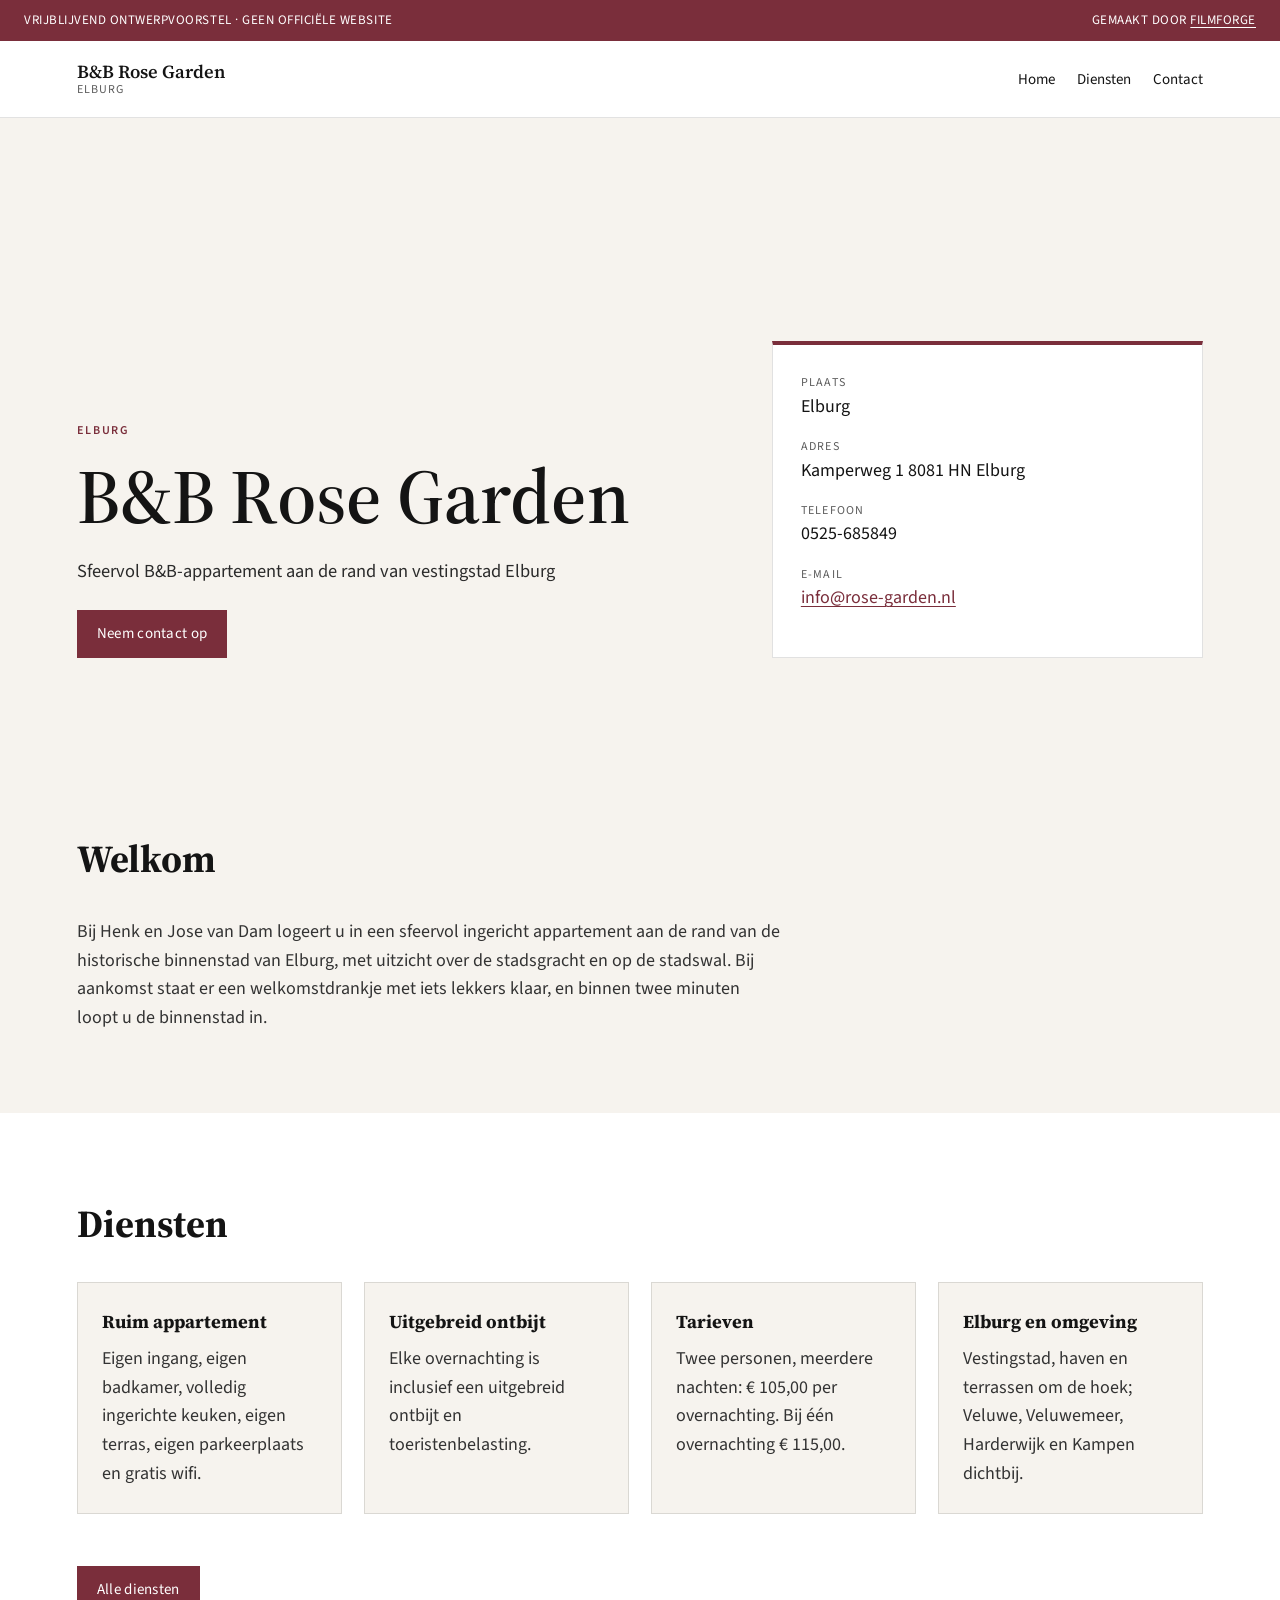
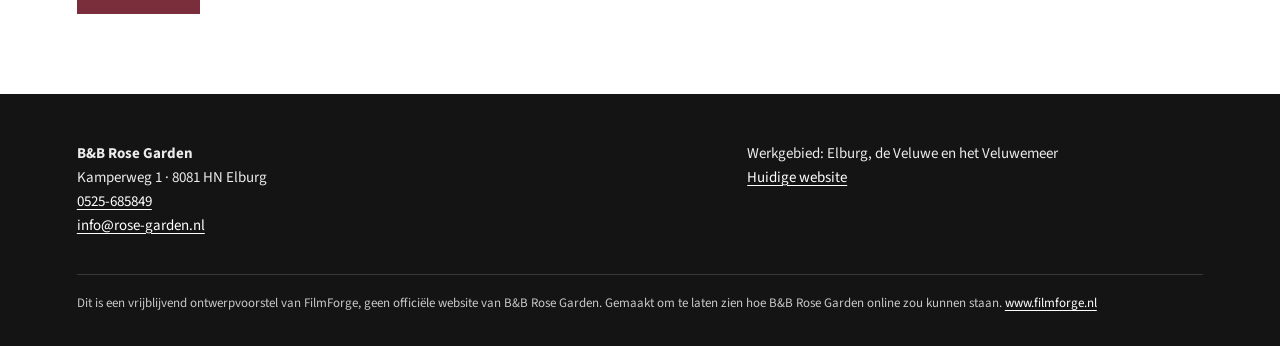
<file: index.html>
<!doctype html>
<html lang="nl">
<head>
<meta charset="utf-8">
<meta name="viewport" content="width=device-width, initial-scale=1">
<meta name="robots" content="noindex,nofollow">
<title>B&amp;B Rose Garden · Elburg</title>
<meta name="description" content="B&amp;B Rose Garden in Elburg — vrijblijvend ontwerpvoorstel van FilmForge.">
<link rel="preconnect" href="https://fonts.googleapis.com">
<link rel="preconnect" href="https://fonts.gstatic.com" crossorigin>
<link href="https://fonts.googleapis.com/css2?family=Source+Sans+3:wght@400;600&family=Source+Serif+4:opsz,wght@8..60,500;8..60,600&display=swap" rel="stylesheet">
<link rel="stylesheet" href="style.css">
</head>
<body>
<div class="ff-banner">
  <span>Vrijblijvend ontwerpvoorstel · geen officiële website</span>
  <span>Gemaakt door <a href="https://www.filmforge.nl" rel="noopener">FilmForge</a></span>
</div>
<header class="nav">
  <a class="brand" href="index.html">B&amp;B Rose Garden<small>Elburg</small></a>
  <nav>
    <ul>
      <li><a href="index.html" aria-current="page">Home</a></li>
      <li><a href="diensten.html">Diensten</a></li>
      <li><a href="contact.html">Contact</a></li>
    </ul>
  </nav>
</header>

<section class="hero">
  <div>
    <p class="eyebrow">Elburg</p>
    <h1>B&amp;B Rose Garden</h1>
    <p class="lede">Sfeervol B&amp;B-appartement aan de rand van vestingstad Elburg</p>
    <a class="cta" href="contact.html">Neem contact op</a>
  </div>
  
    <aside class="hero-aside">
      <dl>
        <dt>Plaats</dt><dd>Elburg</dd>
        <dt>Adres</dt><dd>Kamperweg 1 8081 HN Elburg</dd>
        <dt>Telefoon</dt><dd>0525-685849</dd>
        <dt>E-mail</dt><dd><a href="mailto:info@rose-garden.nl">info@rose-garden.nl</a></dd>
      </dl>
    </aside>
</section>
<section class="section">
  <div class="prose">
    <h2>Welkom</h2>
    <p>Bij Henk en Jose van Dam logeert u in een sfeervol ingericht appartement aan de rand van de historische binnenstad van Elburg, met uitzicht over de stadsgracht en op de stadswal. Bij aankomst staat er een welkomstdrankje met iets lekkers klaar, en binnen twee minuten loopt u de binnenstad in.</p>
  </div>
</section>
<section class="section alt">
  <h2>Diensten</h2>
  <div class="grid"><article class="card"><h3>Ruim appartement</h3><p>Eigen ingang, eigen badkamer, volledig ingerichte keuken, eigen terras, eigen parkeerplaats en gratis wifi.</p></article>
<article class="card"><h3>Uitgebreid ontbijt</h3><p>Elke overnachting is inclusief een uitgebreid ontbijt en toeristenbelasting.</p></article>
<article class="card"><h3>Tarieven</h3><p>Twee personen, meerdere nachten: € 105,00 per overnachting. Bij één overnachting € 115,00.</p></article>
<article class="card"><h3>Elburg en omgeving</h3><p>Vestingstad, haven en terrassen om de hoek; Veluwe, Veluwemeer, Harderwijk en Kampen dichtbij.</p></article></div>
  <p style="margin-top:28px"><a class="cta" href="diensten.html">Alle diensten</a></p>
</section>

<footer class="site">
  <div class="footer-grid">
    <div>
      <strong>B&amp;B Rose Garden</strong>
      <p>Kamperweg 1 · 8081 HN Elburg</p>
      <p><a href="tel:0525-685849">0525-685849</a></p>
      <p><a href="mailto:info@rose-garden.nl">info@rose-garden.nl</a></p>
    </div>
    <div>
      <p>Werkgebied: Elburg, de Veluwe en het Veluwemeer</p>
      <p><a href="https://rose-garden.nl/">Huidige website</a></p>
    </div>
  </div>
  <p class="ff-note">Dit is een vrijblijvend ontwerpvoorstel van FilmForge, geen officiële website van B&amp;B Rose Garden. Gemaakt om te laten zien hoe B&amp;B Rose Garden online zou kunnen staan. <a href="https://www.filmforge.nl">www.filmforge.nl</a></p>
</footer>
</body>
</html>
</file>
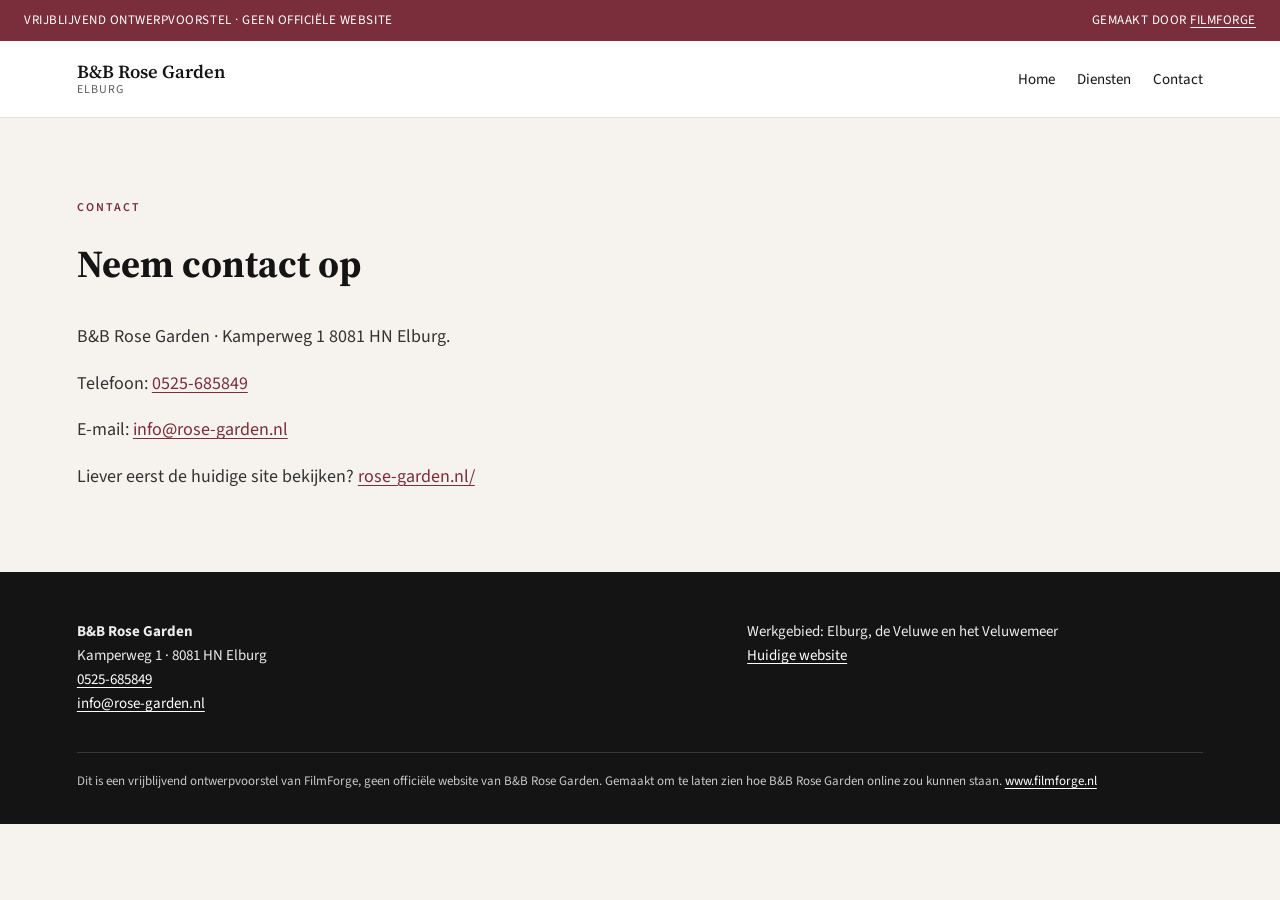
<file: contact.html>
<!doctype html>
<html lang="nl">
<head>
<meta charset="utf-8">
<meta name="viewport" content="width=device-width, initial-scale=1">
<meta name="robots" content="noindex,nofollow">
<title>Contact · B&amp;B Rose Garden</title>
<meta name="description" content="B&amp;B Rose Garden in Elburg — vrijblijvend ontwerpvoorstel van FilmForge.">
<link rel="preconnect" href="https://fonts.googleapis.com">
<link rel="preconnect" href="https://fonts.gstatic.com" crossorigin>
<link href="https://fonts.googleapis.com/css2?family=Source+Sans+3:wght@400;600&family=Source+Serif+4:opsz,wght@8..60,500;8..60,600&display=swap" rel="stylesheet">
<link rel="stylesheet" href="style.css">
</head>
<body>
<div class="ff-banner">
  <span>Vrijblijvend ontwerpvoorstel · geen officiële website</span>
  <span>Gemaakt door <a href="https://www.filmforge.nl" rel="noopener">FilmForge</a></span>
</div>
<header class="nav">
  <a class="brand" href="index.html">B&amp;B Rose Garden<small>Elburg</small></a>
  <nav>
    <ul>
      <li><a href="index.html">Home</a></li>
      <li><a href="diensten.html">Diensten</a></li>
      <li><a href="contact.html" aria-current="page">Contact</a></li>
    </ul>
  </nav>
</header>

<section class="section">
  <p class="eyebrow">Contact</p>
  <h2>Neem contact op</h2>
  <div class="prose">
    <p>B&amp;B Rose Garden · Kamperweg 1 8081 HN Elburg.</p>
    <p>Telefoon: <a href='tel:0525-685849'>0525-685849</a></p>
    <p>E-mail: <a href="mailto:info@rose-garden.nl">info@rose-garden.nl</a></p>
    
    <p>Liever eerst de huidige site bekijken? <a href="https://rose-garden.nl/">rose-garden.nl/</a></p>
  </div>
</section>

<footer class="site">
  <div class="footer-grid">
    <div>
      <strong>B&amp;B Rose Garden</strong>
      <p>Kamperweg 1 · 8081 HN Elburg</p>
      <p><a href="tel:0525-685849">0525-685849</a></p>
      <p><a href="mailto:info@rose-garden.nl">info@rose-garden.nl</a></p>
    </div>
    <div>
      <p>Werkgebied: Elburg, de Veluwe en het Veluwemeer</p>
      <p><a href="https://rose-garden.nl/">Huidige website</a></p>
    </div>
  </div>
  <p class="ff-note">Dit is een vrijblijvend ontwerpvoorstel van FilmForge, geen officiële website van B&amp;B Rose Garden. Gemaakt om te laten zien hoe B&amp;B Rose Garden online zou kunnen staan. <a href="https://www.filmforge.nl">www.filmforge.nl</a></p>
</footer>
</body>
</html>
</file>
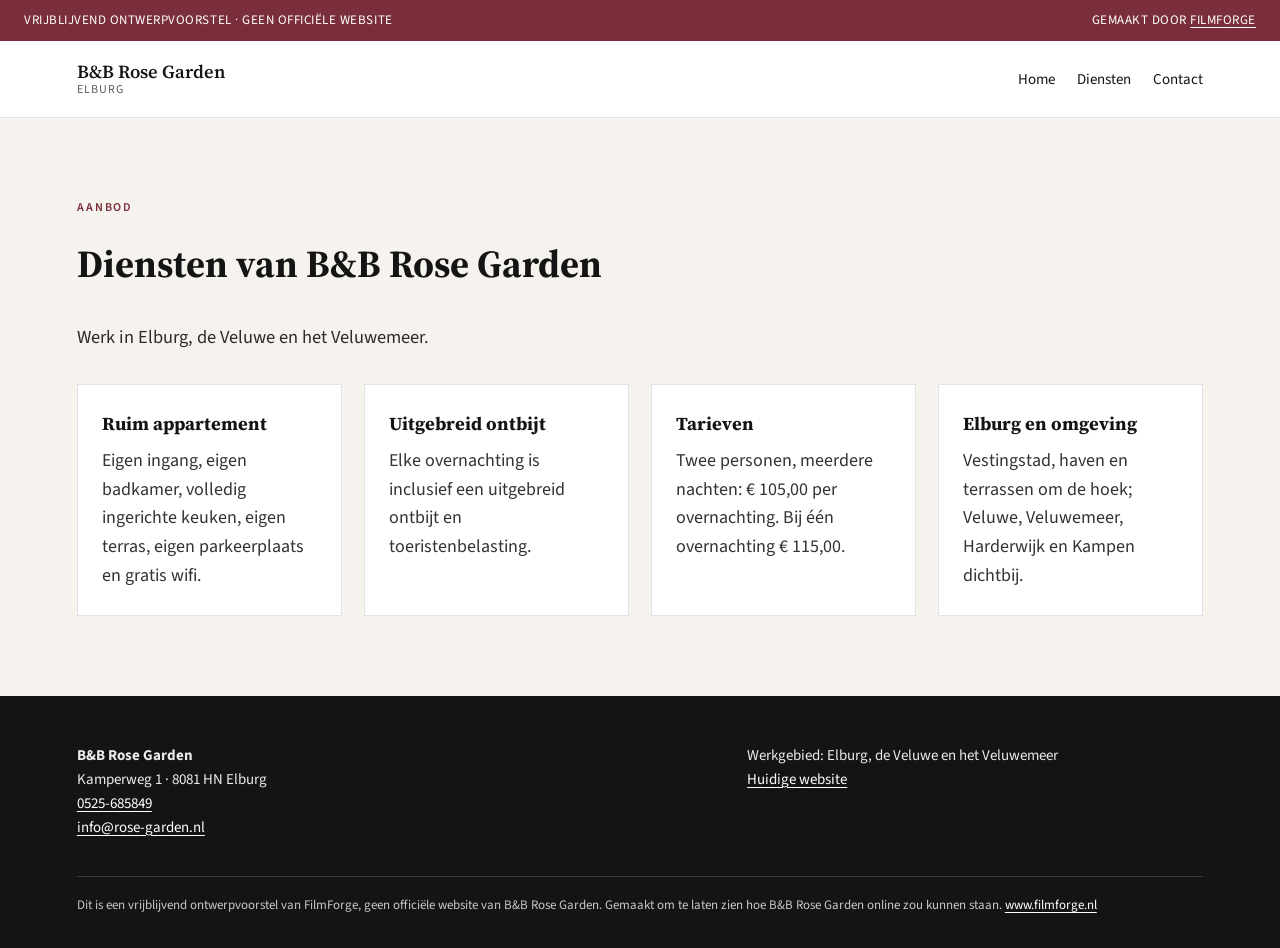
<file: diensten.html>
<!doctype html>
<html lang="nl">
<head>
<meta charset="utf-8">
<meta name="viewport" content="width=device-width, initial-scale=1">
<meta name="robots" content="noindex,nofollow">
<title>Diensten · B&amp;B Rose Garden</title>
<meta name="description" content="B&amp;B Rose Garden in Elburg — vrijblijvend ontwerpvoorstel van FilmForge.">
<link rel="preconnect" href="https://fonts.googleapis.com">
<link rel="preconnect" href="https://fonts.gstatic.com" crossorigin>
<link href="https://fonts.googleapis.com/css2?family=Source+Sans+3:wght@400;600&family=Source+Serif+4:opsz,wght@8..60,500;8..60,600&display=swap" rel="stylesheet">
<link rel="stylesheet" href="style.css">
</head>
<body>
<div class="ff-banner">
  <span>Vrijblijvend ontwerpvoorstel · geen officiële website</span>
  <span>Gemaakt door <a href="https://www.filmforge.nl" rel="noopener">FilmForge</a></span>
</div>
<header class="nav">
  <a class="brand" href="index.html">B&amp;B Rose Garden<small>Elburg</small></a>
  <nav>
    <ul>
      <li><a href="index.html">Home</a></li>
      <li><a href="diensten.html" aria-current="page">Diensten</a></li>
      <li><a href="contact.html">Contact</a></li>
    </ul>
  </nav>
</header>

<section class="section">
  <p class="eyebrow">Aanbod</p>
  <h2>Diensten van B&amp;B Rose Garden</h2>
  <p class="lede" style="margin-bottom:32px">Werk in Elburg, de Veluwe en het Veluwemeer.</p>
  <div class="grid"><article class="card"><h3>Ruim appartement</h3><p>Eigen ingang, eigen badkamer, volledig ingerichte keuken, eigen terras, eigen parkeerplaats en gratis wifi.</p></article>
<article class="card"><h3>Uitgebreid ontbijt</h3><p>Elke overnachting is inclusief een uitgebreid ontbijt en toeristenbelasting.</p></article>
<article class="card"><h3>Tarieven</h3><p>Twee personen, meerdere nachten: € 105,00 per overnachting. Bij één overnachting € 115,00.</p></article>
<article class="card"><h3>Elburg en omgeving</h3><p>Vestingstad, haven en terrassen om de hoek; Veluwe, Veluwemeer, Harderwijk en Kampen dichtbij.</p></article></div>
</section>

<footer class="site">
  <div class="footer-grid">
    <div>
      <strong>B&amp;B Rose Garden</strong>
      <p>Kamperweg 1 · 8081 HN Elburg</p>
      <p><a href="tel:0525-685849">0525-685849</a></p>
      <p><a href="mailto:info@rose-garden.nl">info@rose-garden.nl</a></p>
    </div>
    <div>
      <p>Werkgebied: Elburg, de Veluwe en het Veluwemeer</p>
      <p><a href="https://rose-garden.nl/">Huidige website</a></p>
    </div>
  </div>
  <p class="ff-note">Dit is een vrijblijvend ontwerpvoorstel van FilmForge, geen officiële website van B&amp;B Rose Garden. Gemaakt om te laten zien hoe B&amp;B Rose Garden online zou kunnen staan. <a href="https://www.filmforge.nl">www.filmforge.nl</a></p>
</footer>
</body>
</html>
</file>
<file: style.css>
:root {
  --ink: #141414;
  --muted: #5c5c5c;
  --paper: #f6f3ee;
  --card: #ffffff;
  --accent: #7a2e3b;
  --accent-2: #7a2e3b2;
  --line: rgba(20,20,20,.12);
}
* { box-sizing: border-box; margin: 0; padding: 0; }
html { scroll-behavior: smooth; }
body {
  font-family: "Source Sans 3", "Segoe UI", sans-serif;
  color: var(--ink);
  background: var(--paper);
  line-height: 1.6;
  font-size: 18px;
}
a { color: var(--accent); text-decoration-thickness: 1px; text-underline-offset: 3px; }
img { max-width: 100%; }
.ff-banner {
  background: var(--accent);
  color: #fff;
  font-size: 13px;
  letter-spacing: .04em;
  text-transform: uppercase;
  padding: 10px 24px;
  display: flex;
  justify-content: space-between;
  gap: 16px;
  flex-wrap: wrap;
}
.ff-banner a { color: #fff; }
header.nav {
  display: flex;
  align-items: center;
  justify-content: space-between;
  gap: 24px;
  padding: 20px 6vw;
  border-bottom: 1px solid var(--line);
  background: var(--card);
  position: sticky;
  top: 0;
  z-index: 10;
}
.brand {
  font-family: "Source Serif 4", Georgia, serif;
  font-weight: 600;
  font-size: 1.15rem;
  color: var(--ink);
  text-decoration: none;
  line-height: 1.2;
}
.brand small { display: block; font-family: "Source Sans 3", sans-serif; font-weight: 400; font-size: 12px; letter-spacing: .08em; text-transform: uppercase; color: var(--muted); }
nav ul { display: flex; gap: 22px; list-style: none; flex-wrap: wrap; }
nav a { color: var(--ink); text-decoration: none; font-size: 15px; }
nav a:hover { color: var(--accent); }
.hero {
  padding: 12vh 6vw 10vh;
  display: grid;
  grid-template-columns: 1.2fr .8fr;
  gap: 48px;
  align-items: end;
  background:
    linear-gradient(120deg, rgba(255,255,255,.7), transparent 40%),
    radial-gradient(circle at 90% 10%, var(--accent-2), transparent 42%),
    radial-gradient(circle at 0% 100%, var(--accent), transparent 50%),
    var(--paper);
  min-height: 70vh;
}
.eyebrow { text-transform: uppercase; letter-spacing: .16em; font-size: 12px; color: var(--accent); font-weight: 600; margin-bottom: 16px; }
h1 {
  font-family: "Source Serif 4", Georgia, serif;
  font-size: clamp(2.4rem, 6vw, 5rem);
  line-height: 1.05;
  font-weight: 600;
  margin-bottom: 20px;
}
.lede { font-size: 1.15rem; max-width: 38rem; color: #2b2b2b; }
.hero-aside {
  background: var(--card);
  padding: 28px;
  border: 1px solid var(--line);
  border-top: 4px solid var(--accent);
}
.hero-aside dt { font-size: 12px; text-transform: uppercase; letter-spacing: .1em; color: var(--muted); }
.hero-aside dd { margin: 0 0 16px; }
.section { padding: 80px 6vw; }
.section.alt { background: var(--card); }
.section h2 {
  font-family: "Source Serif 4", Georgia, serif;
  font-size: clamp(1.8rem, 3vw, 2.6rem);
  margin-bottom: 28px;
}
.grid {
  display: grid;
  grid-template-columns: repeat(auto-fit, minmax(240px, 1fr));
  gap: 22px;
}
.card {
  background: var(--card);
  border: 1px solid var(--line);
  padding: 24px;
}
.section.alt .card { background: var(--paper); }
.card h3 { font-size: 1.15rem; margin-bottom: 8px; font-family: "Source Serif 4", Georgia, serif; }
.card p, .prose p { color: #333; }
.prose { max-width: 44rem; }
.prose p + p { margin-top: 1em; }
.cta {
  display: inline-block;
  margin-top: 24px;
  background: var(--accent);
  color: #fff;
  text-decoration: none;
  padding: 12px 20px;
  font-size: 15px;
  letter-spacing: .02em;
}
.cta:hover { filter: brightness(1.08); }
footer.site {
  padding: 48px 6vw 32px;
  background: var(--ink);
  color: #ececec;
  font-size: 15px;
}
footer.site a { color: #fff; }
.footer-grid { display: grid; grid-template-columns: 1.4fr 1fr; gap: 32px; margin-bottom: 36px; }
.ff-note {
  border-top: 1px solid rgba(255,255,255,.15);
  padding-top: 18px;
  font-size: 13px;
  color: #c8c8c8;
}
@media (max-width: 800px) {
  .hero, .footer-grid { grid-template-columns: 1fr; }
  header.nav { flex-direction: column; align-items: flex-start; }
}
</file>
